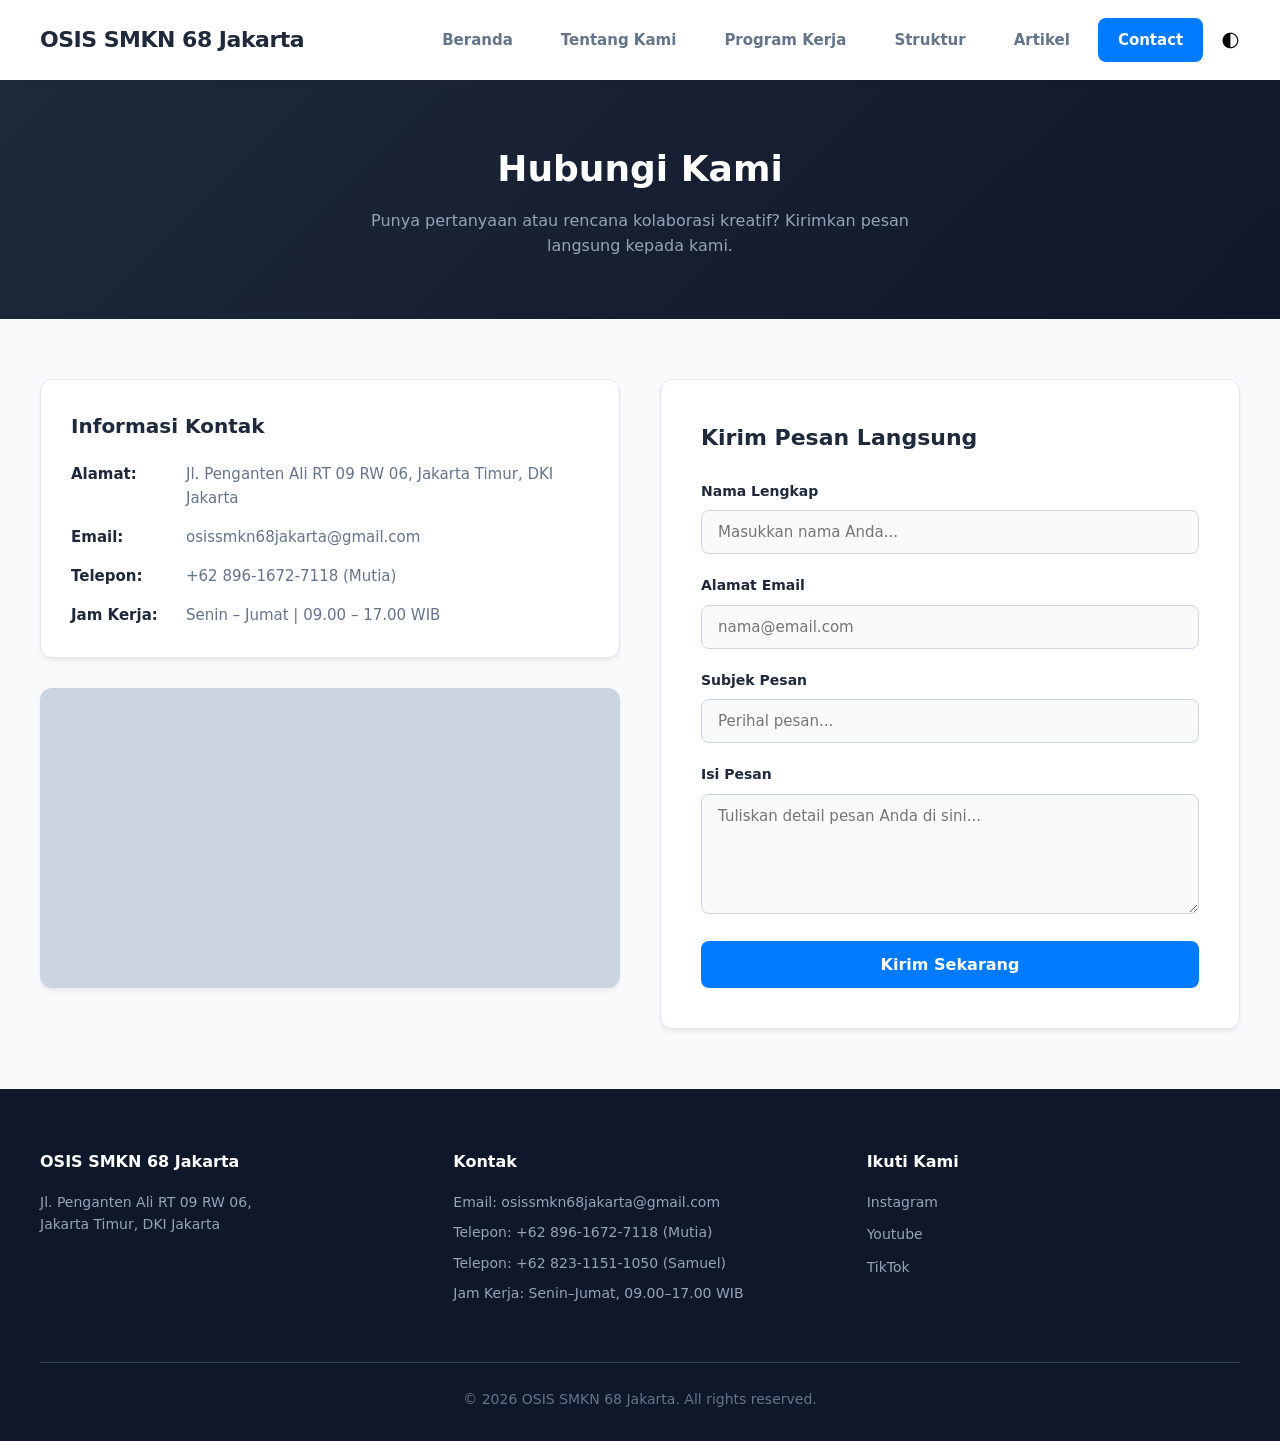
<file: static/contacts.html>
<!DOCTYPE html>
<html lang="id">
<head>
    <meta charset="UTF-8">
    <meta name="viewport" content="width=device-width, initial-scale=1.0">
    <title>Hubungi Kami - OSIS SMKN 68 Jakarta</title>
    <link rel="icon" href="../img/icon.png">
    <link rel="stylesheet" href="../css/style.css">
</head>
<body>

    <div id="nav-placeholder"></div>

    <header class="subpage-banner">
        <h1>Hubungi Kami</h1>
        <p>Punya pertanyaan atau rencana kolaborasi kreatif? Kirimkan pesan langsung kepada kami.</p>
    </header>

    <main class="contact-grid">

        <div class="contact-info-panel">
            <div class="info-card-modern">
                <h3>Informasi Kontak</h3>
                <div class="info-row">
                    <span class="info-label">Alamat:</span>
                    <span class="info-val">Jl. Penganten Ali RT 09 RW 06, Jakarta Timur, DKI Jakarta</span>
                </div>
                <div class="info-row">
                    <span class="info-label">Email:</span>
                    <span class="info-val">osissmkn68jakarta@gmail.com</span>
                </div>
                <div class="info-row">
                    <span class="info-label">Telepon:</span>
                    <span class="info-val">+62 896-1672-7118 (Mutia)</span>
                </div>
                <div class="info-row">
                    <span class="info-label">Jam Kerja:</span>
                    <span class="info-val">Senin – Jumat | 09.00 – 17.00 WIB</span>
                </div>
            </div>

            <div class="map-embed-container">
                <iframe
                    src="https://maps.google.com/maps?q=SMKN+68+Jakarta,+Jl.+Pengantin+Ali,+Jakarta+Timur&t=&z=15&ie=UTF8&iwloc=&output=embed"
                    allowfullscreen="" loading="lazy" referrerpolicy="no-referrer-when-downgrade">
                </iframe>
            </div>
        </div>

        <div class="contact-form-panel">
            <h3>Kirim Pesan Langsung</h3>
            <form action="https://formspree.io/f/maqkorrn" method="POST">

                <div class="form-group">
                    <label for="input-name" class="form-label">Nama Lengkap</label>
                    <input type="text" name="name" id="input-name" class="form-input" placeholder="Masukkan nama Anda..." required>
                </div>

                <div class="form-group">
                    <label for="input-email" class="form-label">Alamat Email</label>
                    <input type="email" name="_replyto" id="input-email" class="form-input" placeholder="nama@email.com" required>
                </div>

                <div class="form-group">
                    <label for="input-subject" class="form-label">Subjek Pesan</label>
                    <input type="text" name="subject" id="input-subject" class="form-input" placeholder="Perihal pesan..." required>
                </div>

                <div class="form-group">
                    <label for="input-message" class="form-label">Isi Pesan</label>
                    <textarea name="message" id="input-message" class="form-input" placeholder="Tuliskan detail pesan Anda di sini..." required></textarea>
                </div>

                <input type="text" name="_gotcha" style="display:none">
                <button type="submit" class="submit-btn">Kirim Sekarang</button>
            </form>
        </div>

    </main>

    <div id="footer-placeholder"></div>

    <script type="module" src="../js/app.js"></script>
</body>
</html>
</file>
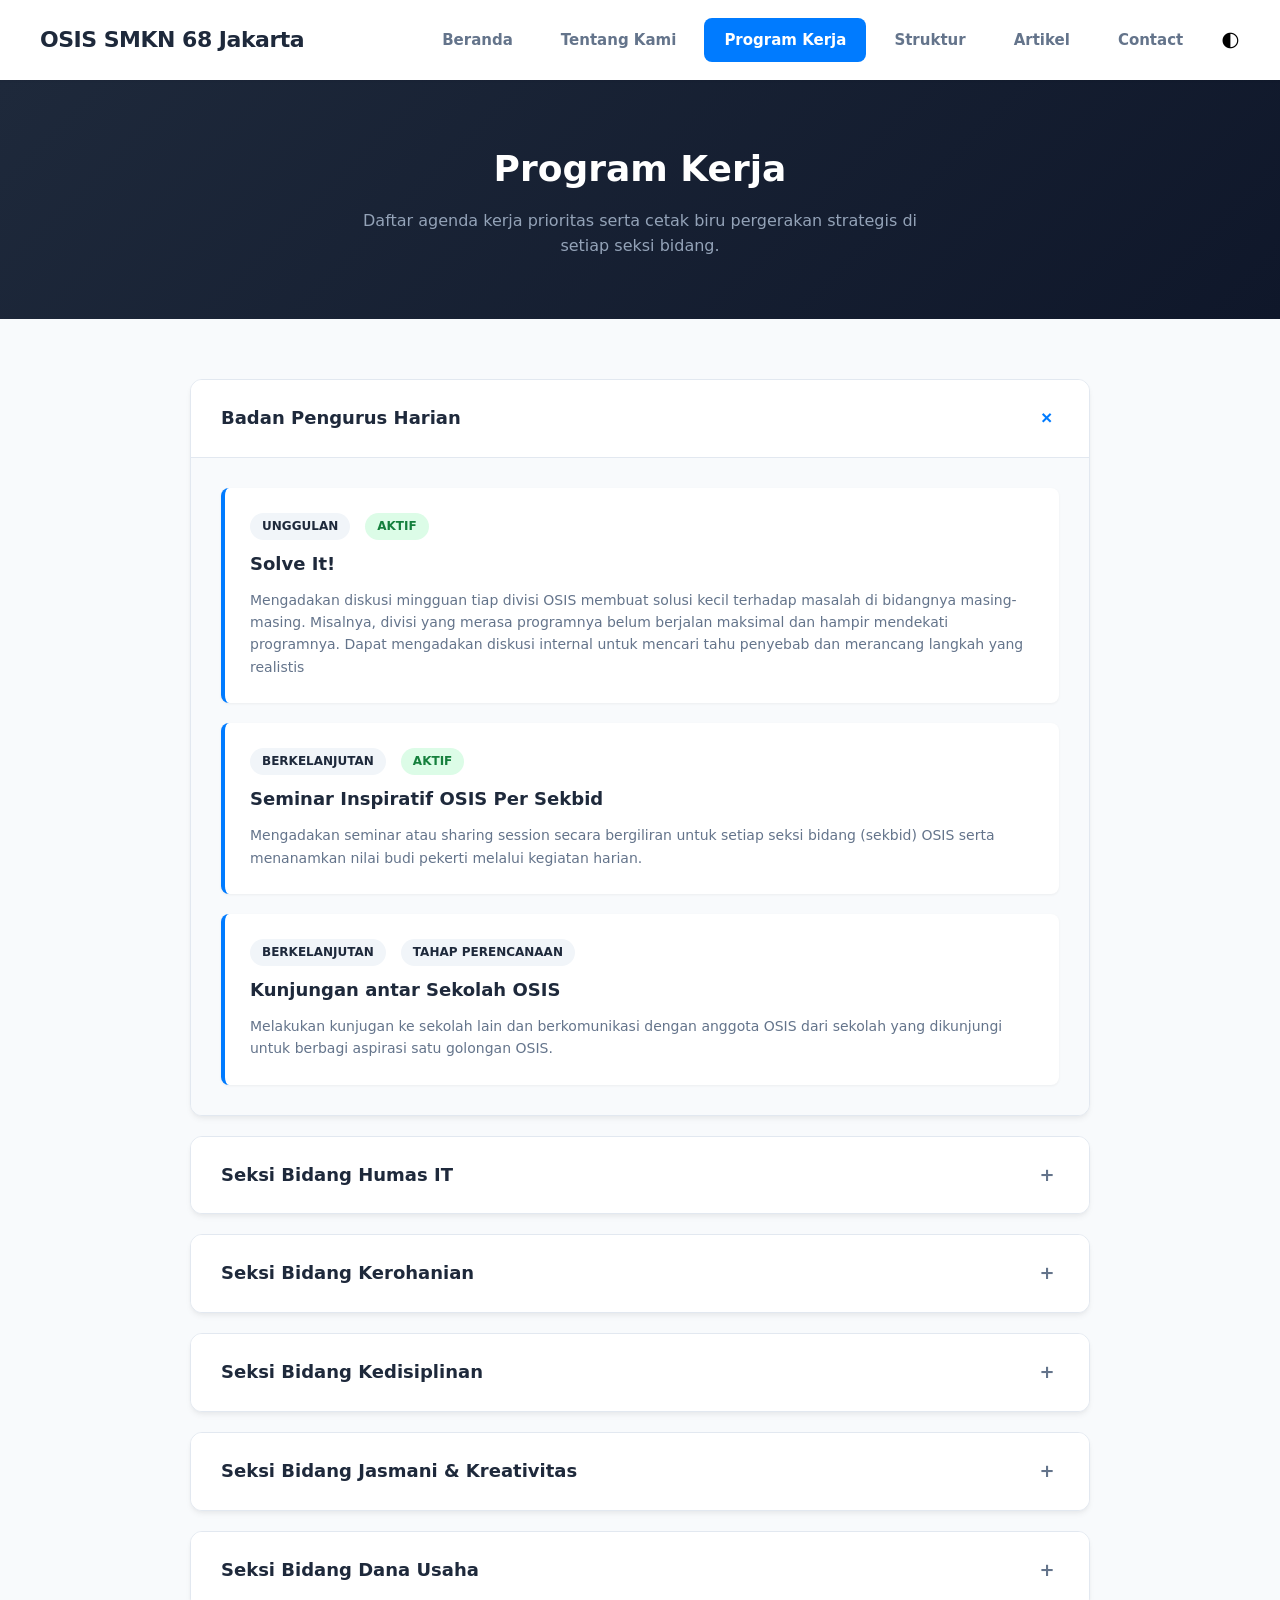
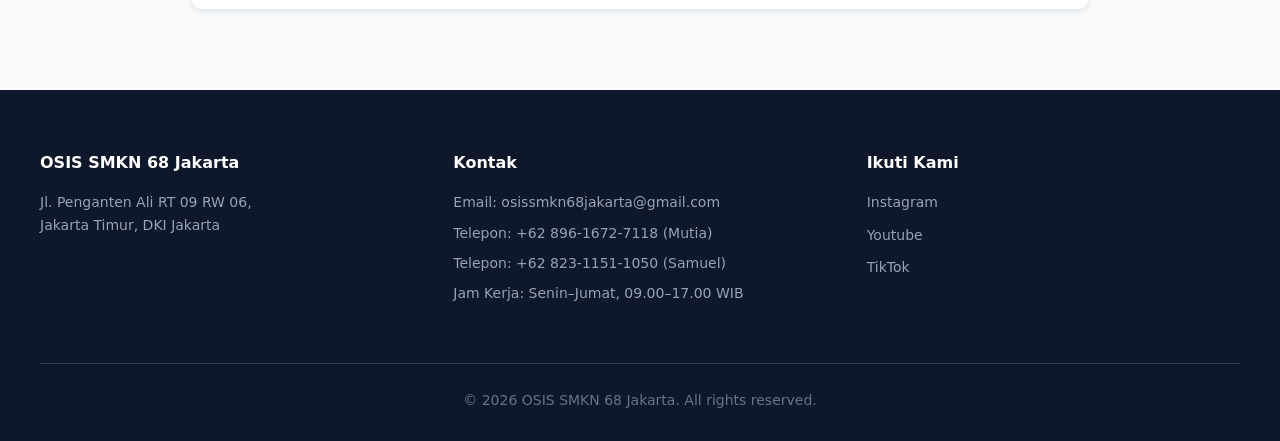
<file: static/proker.html>
<!DOCTYPE html>
<html lang="id">
<head>
    <meta charset="UTF-8">
    <meta name="viewport" content="width=device-width, initial-scale=1.0">
    <title>Program Kerja - OSIS SMKN 68 Jakarta</title>
    <link rel="icon" href="../img/icon.png">
    <link rel="stylesheet" href="../css/style.css">
</head>
<body>

    <div id="nav-placeholder"></div>

    <header class="subpage-banner">
        <h1>Program Kerja</h1>
        <p>Daftar agenda kerja prioritas serta cetak biru pergerakan strategis di setiap seksi bidang.</p>
    </header>

    <main class="proker-container">
        <div id="proker-render-target">
            <p style="color: var(--text-muted); padding: 2rem 0">Memuat program kerja...</p>
        </div>
    </main>

    <div id="footer-placeholder"></div>

    <script type="module" src="../js/app.js"></script>
</body>
</html>
</file>
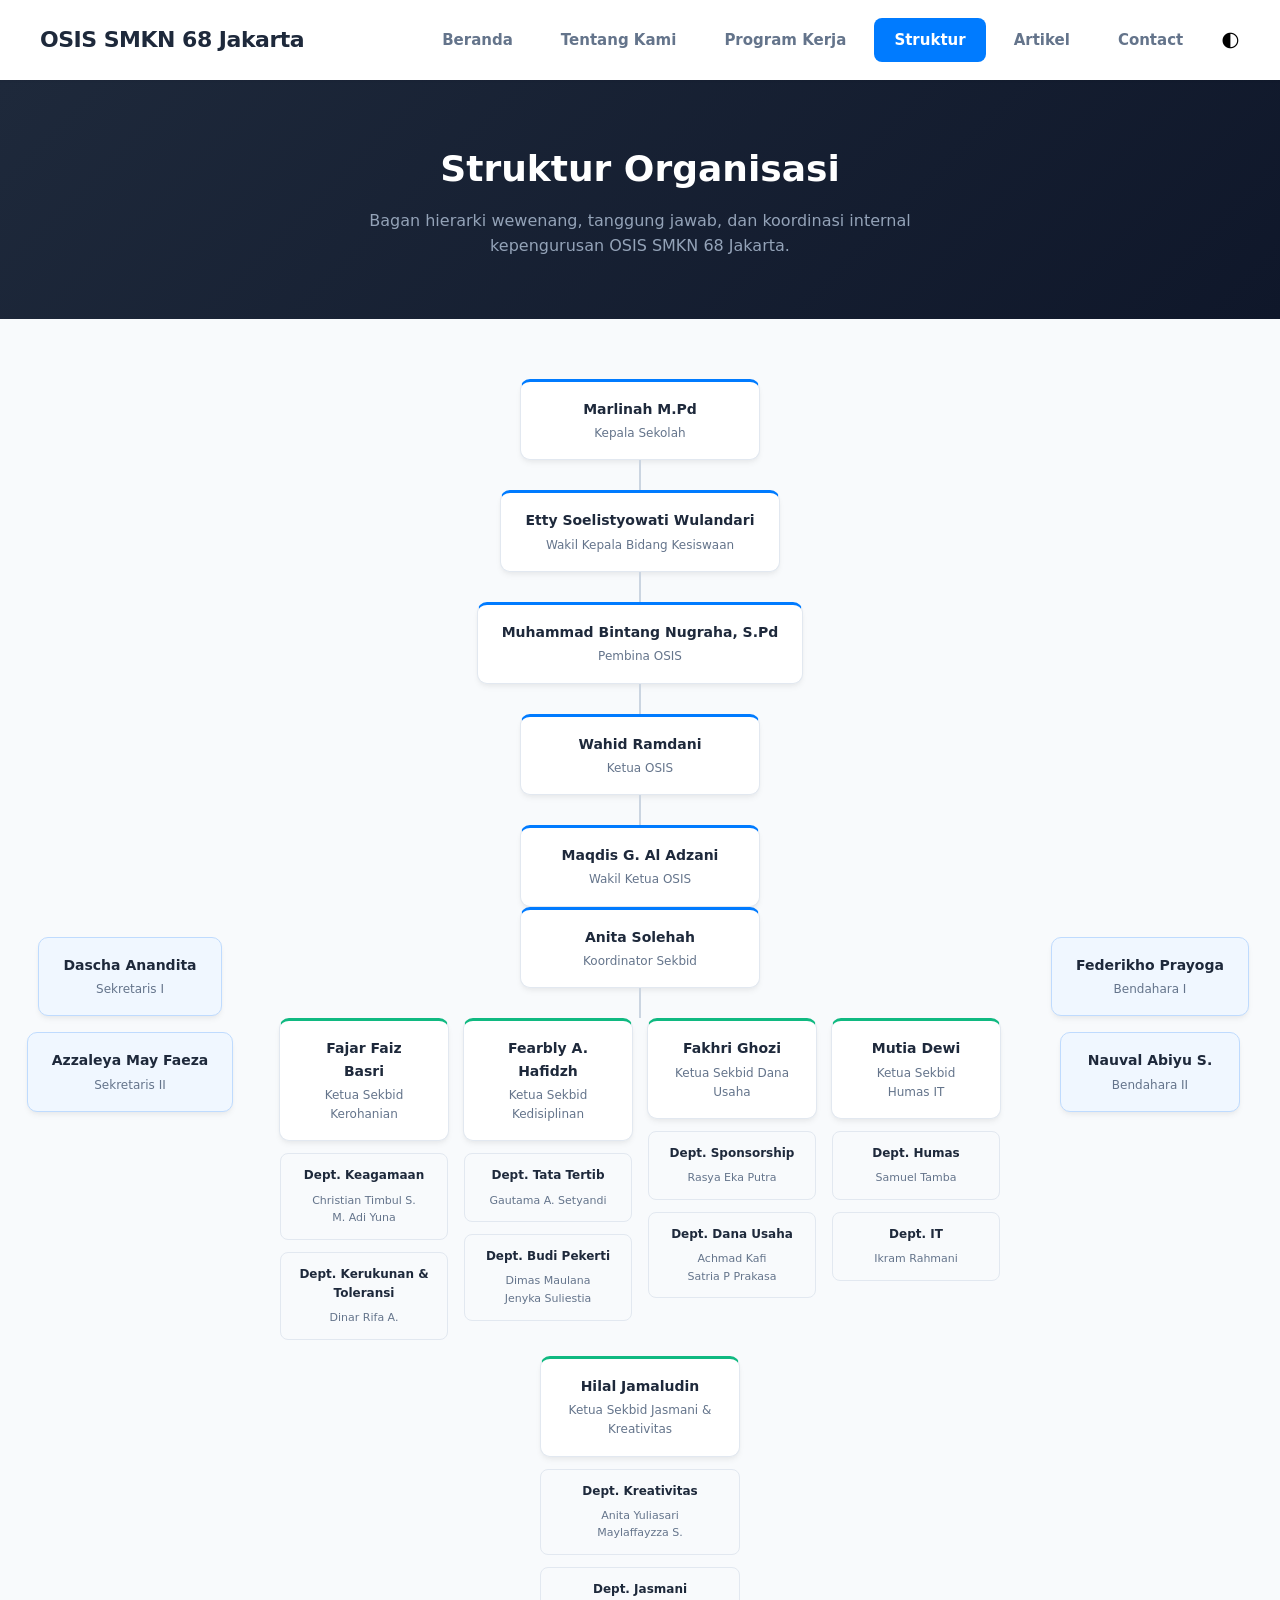
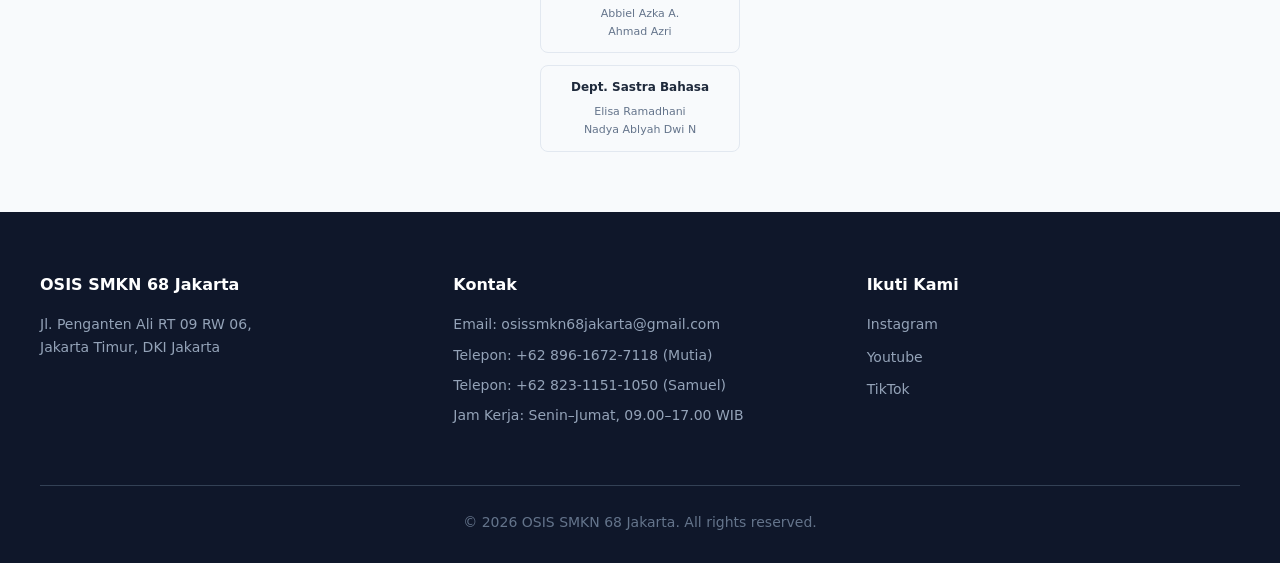
<file: static/struktur.html>
<!DOCTYPE html>
<html lang="id">
<head>
    <meta charset="UTF-8">
    <meta name="viewport" content="width=device-width, initial-scale=1.0">
    <title>Struktur Organisasi - OSIS SMKN 68 Jakarta</title>
    <link rel="icon" href="../img/icon.png">
    <link rel="stylesheet" href="../css/style.css">
</head>
<body>

    <div id="nav-placeholder"></div>

    <header class="subpage-banner">
        <h1>Struktur Organisasi</h1>
        <p>Bagan hierarki wewenang, tanggung jawab, dan koordinasi internal kepengurusan OSIS SMKN 68 Jakarta.</p>
    </header>

    <div class="structure-wrapper">
        <div id="osis-tree-container"></div>
    </div>

    <div id="footer-placeholder"></div>

    <script type="module" src="../js/app.js"></script>
</body>
</html>
</file>
<file: css/style.css>
:root {
    --primary: #007bff;
    --primary-hover: #0056b3;
    --bg-main: #f8fafc;
    --bg-card: #ffffff;
    --text-dark: #1e293b;
    --text-muted: #64748b;
    --text-light: #f1f5f9;
    --shadow-sm: 0 1px 3px rgba(0,0,0,0.05);
    --shadow-md: 0 4px 6px -1px rgba(0,0,0,0.05), 0 2px 4px -1px rgba(0,0,0,0.03);
    --shadow-lg: 0 10px 15px -3px rgba(0,0,0,0.07), 0 4px 6px -2px rgba(0,0,0,0.03);
    --radius: 12px;
    --transition: all 0.3s cubic-bezier(0.4, 0, 0.2, 1);
    --line-color: #cbd5e1;
}

* {
    margin: 0;
    padding: 0;
    box-sizing: border-box;
    font-family: 'Segoe UI', system-ui, -apple-system, sans-serif;
}

body {
    background-color: var(--bg-main);
    color: var(--text-dark);
    display: flex;
    flex-direction: column;
    min-height: 100vh;
    line-height: 1.6;
}

img {
    max-width: 100%;
    height: auto;
    display: block;
}

.topbar {
    display: flex;
    justify-content: space-between;
    align-items: center;
    background-color: var(--bg-card);
    padding: 18px 40px;
    box-shadow: var(--shadow-sm);
    position: sticky;
    top: 0;
    z-index: 100;
    transition: opacity 0.3s ease, transform 0.3s ease, visibility 0.3s ease;
}

.topbar--scrolled {
    opacity: 0;
    transform: translateY(-100%);
    visibility: hidden;
}

.logo a {
    font-size: 22px;
    font-weight: 800;
    color: var(--text-dark);
    text-decoration: none;
    letter-spacing: -0.5px;
}

.nav-links {
    display: flex;
    gap: 8px;
}

.nav-btn {
    background: none;
    border: none;
    padding: 10px 20px;
    font-size: 15px;
    font-weight: 600;
    color: var(--text-muted);
    cursor: pointer;
    border-radius: 8px;
    transition: var(--transition);
    text-decoration: none;
    display: inline-block;
    align-items: center;
}

.nav-btn:hover {
    background-color: #f1f5f9;
    color: var(--text-dark);
}

.nav-btn.active {
    background-color: var(--primary);
    color: #ffffff;
}

.site-footer {
    background-color: #0f172a;
    color: var(--text-light);
    padding: 60px 40px 30px;
    margin-top: auto;
}

.footer-content {
    display: grid;
    grid-template-columns: repeat(auto-fit, minmax(220px, 1fr));
    max-width: 1200px;
    margin: 0 auto;
    gap: 40px;
}

.footer-section h4 {
    margin-bottom: 16px;
    font-size: 16px;
    color: #ffffff;
    font-weight: 700;
}

.footer-section p {
    margin-bottom: 8px;
    font-size: 14px;
    color: #94a3b8;
    line-height: 1.6;
}

.footer-section.socials {
    display: flex;
    flex-direction: column;
}

.footer-section.socials a {
    color: #94a3b8;
    text-decoration: none;
    margin-bottom: 10px;
    font-size: 14px;
    transition: var(--transition);
}

.footer-section.socials a:hover {
    color: var(--primary);
    transform: translateX(4px);
}

.footer-bottom {
    text-align: center;
    margin-top: 50px;
    padding-top: 25px;
    border-top: 1px solid #334155;
    font-size: 14px;
    color: #64748b;
}

.subpage-banner {
    background: linear-gradient(135deg, #1e293b 0%, #0f172a 100%);
    color: #ffffff;
    padding: 60px 40px;
    text-align: center;
}

.subpage-banner h1 {
    font-size: 36px;
    font-weight: 800;
    margin-bottom: 10px;
}

.subpage-banner p {
    color: #94a3b8;
    font-size: 16px;
    max-width: 600px;
    margin: 0 auto;
}

.hero-container {
    position: relative;
    width: 100%;
    height: 65vh;
    min-height: 450px;
    overflow: hidden;
    display: flex;
    align-items: center;
    justify-content: flex-start;
}

.hero-slide {
    position: absolute;
    top: 0; left: 0;
    width: 100%; height: 100%;
    background-size: cover;
    background-position: center;
    opacity: 0;
    transition: opacity 1.2s ease-in-out;
    z-index: 1;
}

.hero-slide.active { opacity: 1; }

.hero-overlay {
    position: absolute;
    top: 0; left: 0; width: 100%; height: 100%;
    background: rgba(15, 23, 42, 0.6);
    z-index: 2;
}

.hero-content {
    position: relative;
    z-index: 3;
    color: #ffffff;
    max-width: 800px;
    padding: 0 60px;
    display: flex;
    flex-direction: column;
    align-items: flex-start;
}

.hero-logo {
    position: absolute;
    right: 60px;
    top: 50%;
    transform: translateY(-50%);
    width: 120px;
    height: 120px;
    object-fit: contain;
    filter: drop-shadow(0 2px 8px rgba(0,0,0,0.4));
    z-index: 4;
}

.hero-title { font-size: 52px; font-weight: 800; margin-bottom: 15px; line-height: 1.15; }
.hero-subtitle { font-size: 20px; color: #cbd5e1; }

.quote-section {
    max-width: 1000px;
    width: calc(100% - 40px);
    margin: 80px auto 40px auto;
    text-align: center;
}

.quote-tagline {
    display: block;
    font-size: 13px;
    font-weight: 700;
    text-transform: uppercase;
    color: var(--primary);
    letter-spacing: 2px;
    margin-bottom: 15px;
}

.quote-text {
    font-size: 32px;
    font-weight: 300;
    color: var(--text-dark);
    line-height: 1.4;
    font-style: italic;
}

.about-section {
    background-color: var(--bg-card);
    width: 100%;
    padding: 70px 40px;
    border-top: 1px solid #e2e8f0;
    border-bottom: 1px solid #e2e8f0;
    margin-bottom: 60px;
}

.about-container { max-width: 900px; margin: 0 auto; text-align: center; }
.about-container h2 { font-size: 32px; margin-bottom: 20px; font-weight: 800; }
.about-container p { font-size: 17px; color: var(--text-muted); line-height: 1.8; }

.news-section { max-width: 1200px; width: calc(100% - 40px); margin: 0 auto 80px auto; }

.section-title {
    font-size: 32px;
    font-weight: 800;
    margin-bottom: 30px;
    position: relative;
    padding-bottom: 12px;
}

.section-title::after {
    content: '';
    position: absolute;
    bottom: 0; left: 0;
    width: 60px; height: 4px;
    background-color: var(--primary);
    border-radius: 2px;
}

.news-grid {
    display: grid;
    grid-template-columns: repeat(auto-fit, minmax(300px, 1fr));
    gap: 30px;
}

.news-card {
    background-color: var(--bg-card);
    border-radius: var(--radius);
    overflow: hidden;
    box-shadow: var(--shadow-md);
    display: flex;
    flex-direction: column;
    transition: var(--transition);
    border: 1px solid #e2e8f0;
}

.news-card:hover { transform: translateY(-6px); box-shadow: var(--shadow-lg); }
.news-image-wrapper { width: 100%; height: 200px; overflow: hidden; background-color: #e2e8f0; }
.news-image { width: 100%; height: 100%; object-fit: cover; transition: transform 0.4s ease; }
.news-card:hover .news-image { transform: scale(1.05); }
.news-body { padding: 25px; display: flex; flex-direction: column; flex-grow: 1; }
.news-date { font-size: 12px; color: var(--text-muted); margin-bottom: 10px; font-weight: 700; text-transform: uppercase; }
.news-title { font-size: 18px; font-weight: 700; margin-bottom: 12px; line-height: 1.4; }
.news-excerpt { font-size: 14px; color: var(--text-muted); margin-bottom: 20px; }
.news-link { font-size: 14px; color: var(--primary); text-decoration: none; font-weight: 700; margin-top: auto; }
.news-link:hover { text-decoration: underline; }

.about-grid {
    max-width: 1200px;
    width: calc(100% - 40px);
    margin: 60px auto;
    display: grid;
    grid-template-columns: 1fr 1fr;
    gap: 50px;
    align-items: center;
}

.about-graphics {
    display: grid;
    grid-template-columns: 1fr 1fr;
    gap: 20px;
}

.graphic-box {
    background: linear-gradient(135deg, #e2e8f0 0%, #cbd5e1 100%);
    height: 200px;
    border-radius: var(--radius);
    display: flex;
    align-items: center;
    justify-content: center;
    color: var(--text-muted);
    font-weight: 600;
    box-shadow: var(--shadow-sm);
    overflow: hidden;
}

.graphic-box img {
    width: 100%;
    height: 100%;
    object-fit: cover;
    display: block;
}

.graphic-box.tall { grid-row: span 2; height: 420px; background: linear-gradient(135deg, #3b82f6 0%, #1d4ed8 100%); color: #ffffff; font-size: 24px; }
.about-text-content h2 { font-size: 36px; font-weight: 800; margin-bottom: 20px; line-height: 1.2; }
.about-text-content p { color: var(--text-muted); margin-bottom: 20px; font-size: 16px; }

.stats-bar {
    background-color: var(--bg-card);
    padding: 40px;
    box-shadow: var(--shadow-sm);
    border-top: 1px solid #e2e8f0;
    border-bottom: 1px solid #e2e8f0;
}

.stats-grid {
    max-width: 1200px;
    margin: 0 auto;
    display: grid;
    grid-template-columns: repeat(auto-fit, minmax(200px, 1fr));
    gap: 30px;
    text-align: center;
}

.stat-item h3 { font-size: 42px; font-weight: 800; color: var(--primary); margin-bottom: 5px; }
.stat-item p { font-size: 14px; font-weight: 700; color: var(--text-muted); text-transform: uppercase; }

.pillars-section { max-width: 1200px; width: calc(100% - 40px); margin: 60px auto; }
.pillars-grid { display: grid; grid-template-columns: repeat(auto-fit, minmax(280px, 1fr)); gap: 30px; margin-top: 30px; }
.pillar-card { background: var(--bg-card); padding: 35px; border-radius: var(--radius); box-shadow: var(--shadow-md); transition: var(--transition); }
.pillar-card:hover { transform: translateY(-4px); box-shadow: var(--shadow-lg); }
.pillar-icon { width: 50px; height: 50px; background: #eff6ff; border-radius: 10px; margin-bottom: 20px; display: flex; align-items: center; justify-content: center; color: var(--primary); font-weight: 800; font-size: 20px; }
.pillar-card h3 { font-size: 20px; margin-bottom: 12px; font-weight: 700; }
.pillar-card p { color: var(--text-muted); font-size: 15px; }

.proker-container { max-width: 900px; width: calc(100% - 40px); margin: 60px auto; }
.sekbid-accordion { background: var(--bg-card); border-radius: var(--radius); box-shadow: var(--shadow-md); margin-bottom: 20px; overflow: hidden; border: 1px solid #e2e8f0; }

.accordion-toggle { display: none; }
.accordion-header {
    padding: 24px 30px;
    background: var(--bg-card);
    display: flex;
    justify-content: space-between;
    align-items: center;
    cursor: pointer;
    font-size: 18px;
    font-weight: 700;
    transition: var(--transition);
    user-select: none;
}

.accordion-header:hover { background-color: #f8fafc; }
.accordion-icon { width: 24px; height: 24px; display: flex; align-items: center; justify-content: center; font-weight: bold; color: var(--text-muted); transition: transform 0.3s ease; }
.accordion-content { max-height: 0; overflow: hidden; transition: max-height 0.4s cubic-bezier(0, 1, 0, 1); background-color: #f8fafc; padding: 0 30px; }
.accordion-toggle:checked ~ .accordion-content { max-height: 2000px; padding: 30px; border-top: 1px solid #e2e8f0; }
.accordion-toggle:checked ~ .accordion-header .accordion-icon { transform: rotate(135deg); color: var(--primary); }

.proker-item-card {
    background: var(--bg-card);
    padding: 25px;
    border-radius: 8px;
    margin-bottom: 20px;
    box-shadow: var(--shadow-sm);
    border-left: 4px solid var(--primary);
}

.proker-item-card:last-child { margin-bottom: 0; }
.proker-meta { display: flex; gap: 15px; margin-bottom: 10px; flex-wrap: wrap; }
.badge { background: #f1f5f9; color: var(--text-dark); padding: 4px 12px; border-radius: 20px; font-size: 12px; font-weight: 700; text-transform: uppercase; }
.badge.status-running { background: #dcfce7; color: #15803d; }
.proker-item-card h4 { font-size: 18px; margin-bottom: 10px; font-weight: 700; }
.proker-item-card p { color: var(--text-muted); font-size: 14px; }

.structure-wrapper {
    max-width: 1400px;
    width: calc(100% - 40px);
    margin: 60px auto;
    overflow-x: auto;
}

.org-chart {
    display: flex;
    flex-direction: column;
    align-items: center;
    gap: 0;
    min-width: 900px;
}

.org-node {
    background: var(--bg-card);
    border: 1px solid #e2e8f0;
    border-radius: 10px;
    padding: 16px 24px;
    text-align: center;
    box-shadow: var(--shadow-md);
    transition: var(--transition);
    min-width: 200px;
}

.org-node:hover {
    box-shadow: var(--shadow-lg);
    transform: translateY(-2px);
}

.org-node__name {
    font-size: 14px;
    font-weight: 700;
    color: var(--text-dark);
    margin-bottom: 4px;
}

.org-node__role {
    font-size: 12px;
    color: var(--text-muted);
}

.org-node--main {
    border-top: 3px solid var(--primary);
    min-width: 240px;
}

.org-node--wing {
    background: #f0f7ff;
    border-color: #bfdbfe;
    min-width: 180px;
}

.org-node--sekbid {
    border-top: 3px solid #10b981;
    min-width: 170px;
    font-size: 13px;
}

.org-col--spine {
    display: flex;
    flex-direction: column;
    align-items: center;
}

.org-connector {
    width: 2px;
    height: 30px;
    background: var(--line-color);
    margin: 0 auto;
}

.org-row--mid {
    display: grid;
    grid-template-columns: 220px 1fr 220px;
    gap: 0 40px;
    align-items: start;
    width: 100%;
    position: relative;
    margin-top: 0;
}

.org-row--mid::before {
    content: '';
    position: absolute;
    top: 0;
    left: 0; right: 0;
    height: 2px;
    background: var(--line-color);
    display: none;
}

.org-col--wing {
    display: flex;
    flex-direction: column;
    align-items: center;
    gap: 16px;
    padding-top: 30px;
}

.org-col--center {
    display: flex;
    flex-direction: column;
    align-items: center;
}

.org-row--sekbid {
    display: flex;
    gap: 16px;
    justify-content: center;
    flex-wrap: wrap;
    width: 100%;
}

.org-col--sekbid {
    display: flex;
    flex-direction: column;
    align-items: center;
    gap: 12px;
    flex: 1;
    min-width: 150px;
    max-width: 200px;
}

.org-dept {
    background: #f8fafc;
    border: 1px solid #e2e8f0;
    border-radius: 8px;
    padding: 12px 14px;
    text-align: center;
    width: 100%;
    font-size: 12px;
}

.org-dept__name {
    font-weight: 700;
    color: var(--text-dark);
    margin-bottom: 6px;
    font-size: 12px;
}

.org-dept__members {
    color: var(--text-muted);
    font-size: 11px;
    line-height: 1.6;
}

.contact-grid {
    max-width: 1200px;
    width: calc(100% - 40px);
    margin: 60px auto;
    display: grid;
    grid-template-columns: 1fr 1fr;
    gap: 40px;
}

.contact-info-panel { display: flex; flex-direction: column; gap: 30px; }
.info-card-modern { background: var(--bg-card); padding: 30px; border-radius: var(--radius); box-shadow: var(--shadow-md); border: 1px solid #e2e8f0; }
.info-card-modern h3 { font-size: 20px; margin-bottom: 20px; font-weight: 800; }
.info-row { display: flex; gap: 15px; margin-bottom: 15px; font-size: 15px; }
.info-row:last-child { margin-bottom: 0; }
.info-label { font-weight: 700; color: var(--text-dark); min-width: 100px; }
.info-val { color: var(--text-muted); }

.map-embed-container { background-color: #cbd5e1; height: 300px; border-radius: var(--radius); overflow: hidden; box-shadow: var(--shadow-md); }
.map-embed-container iframe { width: 100%; height: 100%; border: 0; }

.contact-form-panel { background: var(--bg-card); padding: 40px; border-radius: var(--radius); box-shadow: var(--shadow-md); border: 1px solid #e2e8f0; }
.contact-form-panel h3 { font-size: 22px; font-weight: 800; margin-bottom: 25px; }
.form-group { margin-bottom: 20px; }
.form-label { display: block; font-size: 14px; font-weight: 700; color: var(--text-dark); margin-bottom: 8px; }
.form-input { width: 100%; padding: 12px 16px; border: 1px solid #cbd5e1; border-radius: 8px; font-size: 15px; color: var(--text-dark); background-color: #f8fafc; transition: var(--transition); }
.form-input:focus { outline: none; border-color: var(--primary); background-color: #ffffff; box-shadow: 0 0 0 3px rgba(0,123,255,0.15); }
textarea.form-input { resize: vertical; min-height: 120px; }

.submit-btn { width: 100%; background-color: var(--primary); color: #ffffff; border: none; padding: 14px; font-size: 16px; font-weight: 700; border-radius: 8px; cursor: pointer; transition: var(--transition); }
.submit-btn:hover { background-color: var(--primary-hover); transform: translateY(-1px); box-shadow: var(--shadow-md); }

.news-portal-layout {
    max-width: 1200px;
    width: calc(100% - 40px);
    margin: 50px auto;
    display: grid;
    grid-template-columns: 1fr 300px;
    gap: 40px;
    align-items: start;
}

.news-main-feed { display: flex; flex-direction: column; gap: 40px; }

.feed-subtitle {
    font-size: 22px;
    font-weight: 800;
    border-bottom: 2px solid #e2e8f0;
    padding-bottom: 10px;
    color: var(--text-dark);
}

.featured-news-hero-card {
    background-color: var(--bg-card);
    border-radius: var(--radius);
    overflow: hidden;
    box-shadow: var(--shadow-md);
    display: grid;
    grid-template-columns: 1.2fr 1fr;
    border: 1px solid #e2e8f0;
    transition: var(--transition);
}

.featured-news-hero-card:hover { box-shadow: var(--shadow-lg); transform: translateY(-3px); }

.featured-hero-img-box { width: 100%; height: 100%; min-height: 280px; overflow: hidden; }
.featured-hero-img-box img { width: 100%; height: 100%; object-fit: cover; transition: transform 0.4s ease; }
.featured-news-hero-card:hover .featured-hero-img-box img { transform: scale(1.04); }

.featured-hero-body { padding: 40px; display: flex; flex-direction: column; justify-content: center; }
.featured-hero-body h2 { font-size: 26px; font-weight: 800; margin: 12px 0; line-height: 1.3; color: var(--text-dark); }
.featured-hero-body p { color: var(--text-muted); font-size: 15px; margin-bottom: 25px; }

.featured-read-btn {
    background-color: var(--primary);
    color: #ffffff;
    text-decoration: none;
    padding: 10px 20px;
    font-weight: 700;
    border-radius: 6px;
    display: inline-block;
    transition: var(--transition);
    text-align: center;
    align-self: flex-start;
}
.featured-read-btn:hover { background-color: var(--primary-hover); }

.news-sidebar { position: sticky; top: 100px; display: flex; flex-direction: column; gap: 25px; }
.sidebar-widget { background: var(--bg-card); padding: 22px; border-radius: var(--radius); box-shadow: var(--shadow-sm); border: 1px solid #e2e8f0; }
.sidebar-widget h3 { font-size: 16px; font-weight: 800; margin-bottom: 14px; padding-bottom: 8px; border-bottom: 2px solid #f1f5f9; }
.widget-list { list-style: none; }
.widget-list li { margin-bottom: 8px; }
.widget-list li:last-child { margin-bottom: 0; }
.widget-list li a { text-decoration: none; color: var(--text-muted); font-size: 14px; font-weight: 600; display: flex; justify-content: space-between; align-items: center; padding: 8px 10px; border-radius: 6px; transition: var(--transition); }
.widget-list li a:hover, .widget-list li a.active { background-color: #eff6ff; color: var(--primary); }
.widget-list li a span { background-color: #e2e8f0; padding: 2px 8px; border-radius: 12px; font-size: 11px; color: #333; }

.single-reading-view { max-width: 860px; width: calc(100% - 40px); margin: 50px auto 80px; }
.reading-content-wrapper { background-color: var(--bg-card); padding: 60px; border-radius: var(--radius); box-shadow: var(--shadow-md); border: 1px solid #e2e8f0; }

.back-to-feed-link { color: var(--primary); font-size: 15px; font-weight: 700; text-decoration: none; display: inline-block; margin-bottom: 40px; transition: var(--transition); }
.back-to-feed-link:hover { transform: translateX(-4px); }

.article-header { margin-bottom: 40px; text-align: center; }
.article-category { display: inline-block; background-color: #e0f2fe; color: #0284c7; padding: 6px 14px; border-radius: 20px; font-size: 12px; font-weight: 700; margin-bottom: 20px; text-transform: uppercase; letter-spacing: 1px; }
.article-header h1 { font-size: 40px; font-weight: 800; line-height: 1.25; margin-bottom: 25px; color: var(--text-dark); }
.article-meta { display: flex; align-items: center; justify-content: center; gap: 15px; }
.author-avatar { width: 48px; height: 48px; border-radius: 50%; object-fit: cover; }
.meta-details { display: flex; flex-direction: column; text-align: left; }
.author-name { font-weight: 700; font-size: 15px; color: var(--text-dark); }
.publish-date { font-size: 13px; color: var(--text-muted); }

.article-featured-image { margin: 0 0 40px 0; }
.article-featured-image img { width: 100%; height: auto; max-height: 480px; object-fit: cover; border-radius: var(--radius); }
.article-featured-image img,
.graphic-box img {
    aspect-ratio: 16 / 10; /* Adjust to match your image ratios */
    background-color: #e2e8f0; /* Placeholder color while loading */
    object-fit: cover;
}
.article-featured-image figcaption, .article-inline-image figcaption { text-align: center; font-size: 13px; color: #64748b; margin-top: 10px; font-style: italic; }

.article-inline-image { margin: 36px 0; }
.article-inline-image img { width: 100%; height: auto; border-radius: var(--radius); display: block; }

.article-content { max-width: 700px; margin: 0 auto; }
.article-content p:first-child { font-size: 19px; color: #334155; line-height: 1.8; font-weight: 500; }
.article-content h2 { font-size: 26px; font-weight: 800; margin: 40px 0 18px; color: var(--text-dark); line-height: 1.3; }
.article-content h3 { font-size: 20px; font-weight: 700; margin: 32px 0 14px; color: var(--text-dark); }
.article-content p { font-size: 17px; color: #334155; line-height: 1.85; margin-bottom: 22px; }
.article-content ul, .article-content ol { margin: 0 0 24px 28px; color: #334155; font-size: 17px; line-height: 1.85; }
.article-content li { margin-bottom: 10px; }
.article-content li strong { color: var(--text-dark); }
.article-content blockquote { border-left: 4px solid var(--primary); background-color: #f0f7ff; padding: 22px 28px; font-size: 19px; font-style: italic; color: #475569; margin: 36px 0; border-radius: 0 8px 8px 0; line-height: 1.6; }
.article-content hr { border: none; border-top: 2px solid #e2e8f0; margin: 40px 0; }
.article-content code { background: #f1f5f9; padding: 2px 6px; border-radius: 4px; font-size: 14px; font-family: 'Courier New', monospace; }

@media (max-width: 1024px) {
    .org-row--mid {
        grid-template-columns: 1fr;
    }
    .org-col--wing {
        flex-direction: row;
        flex-wrap: wrap;
        justify-content: center;
        padding-top: 0;
    }
    .org-row--sekbid {
        flex-wrap: wrap;
    }
}

@media (max-width: 968px) {
    .about-grid, .contact-grid { grid-template-columns: 1fr; gap: 40px; }
    .about-graphics { order: 2; }
    .featured-news-hero-card { grid-template-columns: 1fr; }
    .featured-hero-img-box { min-height: 220px; }
    .news-portal-layout { grid-template-columns: 1fr; }
    .news-sidebar { position: static; }
}

@media (max-width: 768px) {
    .topbar {
        flex-direction: column;
        align-items: center; /* ✅ Changed from flex-start to center */
        justify-content: center;
        padding: 15px 20px;
        gap: 12px;
        text-align: center;
    }
    .topbar .logo {
        width: 100%;
        text-align: center; /* ✅ Ensures logo text stays centered */
    }
    .nav-links {
        display: flex;
        flex-direction: row;
        flex-wrap: nowrap;
        overflow-x: auto;
        width: 100%;
        padding-bottom: 6px;
        -webkit-overflow-scrolling: touch;
        -ms-overflow-style: none;
        scrollbar-width: none;
        justify-content: flex-start; /* Keep buttons left-aligned for easy scrolling */
    }
    .nav-links::-webkit-scrollbar { display: none; }
    .nav-btn { white-space: nowrap; flex-shrink: 0; padding: 8px 14px; font-size: 14px; }

    .hero-container { height: 50vh; min-height: 300px; }
    .hero-content { padding: 0 24px; }
    .hero-title { font-size: 32px; }
    .hero-subtitle { font-size: 16px; }
    .quote-text { font-size: 24px; }

    .structure-wrapper { padding: 10px; }
    .org-chart { min-width: auto; }
    .org-row--mid { grid-template-columns: 1fr; gap: 20px; }
    .org-row--sekbid { gap: 12px; }
    .org-col--sekbid { min-width: 130px; }

    .reading-content-wrapper { padding: 30px 20px; }
    .article-header h1 { font-size: 28px; }
    .article-content p:first-child { font-size: 17px; }
}

#preloader {
    position: fixed;
    top: 0; left: 0;
    width: 100%; height: 100%;
    background: #ffffff;
    display: flex;
    align-items: center;
    justify-content: center;
    z-index: 9999;
    transition: opacity 0.4s ease, visibility 0.4s ease;
    visibility: visible;
    opacity: 1;
  }
  
  #preloader.hidden {
    opacity: 0;
    visibility: hidden;
    pointer-events: none;
  }
  
  .preloader-content {
    text-align: center;
    animation: pulse 1.8s ease-in-out infinite;
  }
  
  .preloader-logo {
    width: 120px;
    height: 120px;
    object-fit: contain;
    /* Optional: subtle bounce */
    animation: float 2.5s ease-in-out infinite;
  }
  
  @keyframes pulse {
    0%, 100% { transform: scale(1); opacity: 1; }
    50% { transform: scale(1.03); opacity: 0.95; }
  }
  
  @keyframes float {
    0%, 100% { transform: translateY(0); }
    50% { transform: translateY(-8px); }
  }
  
  body.preloader-active {
    overflow: hidden;
  }


  @media (max-width: 768px) {
    .contact-grid {
        width: 100%;
        padding: 0 16px;
        margin: 40px auto;
        box-sizing: border-box;
    }
    .contact-info-panel,
    .contact-form-panel {
        padding: 20px;
    }
    .info-row {
        flex-direction: column;
        gap: 6px;
    }
    .info-label {
        min-width: auto;
        font-weight: 700;
    }
    .map-embed-container {
        height: 240px;
    }
    .form-input,
    .submit-btn {
        width: 100%;
        box-sizing: border-box;
    }
}

/* ===== DARK MODE ===== */
:root[data-theme="dark"] {
    --primary: #3b82f6;
    --primary-hover: #60a5fa;
    --bg-main: #0f172a;
    --bg-card: #1e293b;
    --text-dark: #f1f5f9;
    --text-muted: #dddee1;
    --text-light: #e2e8f0;
    --shadow-sm: 0 1px 3px rgba(0,0,0,0.3);
    --shadow-md: 0 4px 6px -1px rgba(0,0,0,0.4);
    --shadow-lg: 0 10px 15px -3px rgba(0,0,0,0.5);
    --line-color: #334155;
}

:root[data-theme="dark"] .topbar,
:root[data-theme="dark"] .site-footer {
    background-color: #1e293b;
}

:root[data-theme="dark"] .nav-btn:hover {
    background-color: #334155;
}

:root[data-theme="dark"] .accordion-header:hover {
    background-color: #334155;
}

:root[data-theme="dark"] .accordion-content {
    background-color: #0f172a;
}

:root[data-theme="dark"] .proker-item-card,
:root[data-theme="dark"] .sekbid-accordion,
:root[data-theme="dark"] .sidebar-widget,
:root[data-theme="dark"] .pillar-card,
:root[data-theme="dark"] .news-card,
:root[data-theme="dark"] .featured-news-hero-card,
:root[data-theme="dark"] .reading-content-wrapper,
:root[data-theme="dark"] .contact-form-panel,
:root[data-theme="dark"] .info-card-modern {
    background-color: #1e293b;
    border-color: #334155;
}

:root[data-theme="dark"] .form-input {
    background-color: #0f172a;
    border-color: #334155;
    color: var(--text-dark);
}

:root[data-theme="dark"] .form-input:focus {
    background-color: #1e293b;
    border-color: var(--primary);
}

:root[data-theme="dark"] .org-node--wing {
    background: #1e293b;
    border-color: #334155;
}

:root[data-theme="dark"] .org-dept {
    background: #0f172a;
    border-color: #334155;
}

:root[data-theme="dark"] .widget-list li a:hover,
:root[data-theme="dark"] .widget-list li a.active {
    background-color: #1e293b;
}

/* Dark Mode Toggle Button */
.theme-toggle {
    background: none;
    border: none;
    cursor: pointer;
    border-radius: 8px;
    font-size: 18px;
    transition: var(--transition);
    margin-left: 10px;

}

.theme-toggle:hover {
    background-color: #f1f5f9;
}

:root[data-theme="dark"] .theme-toggle:hover {
    background-color: #334155;
}

/* Fix for Article Paragraphs and Lists in Dark Mode */
:root[data-theme="dark"] .article-content p:first-child {
    color: var(--text-dark);
}

:root[data-theme="dark"] .article-content p,
:root[data-theme="dark"] .article-content ul,
:root[data-theme="dark"] .article-content ol {
    color: var(--text-muted);
}

:root[data-theme="dark"] .article-content blockquote {
    background-color: #334155;
    color: var(--text-muted);
}

/* Fix for Program Kerja Badges in Dark Mode */
:root[data-theme="dark"] .badge {
    background-color: #334155;
    color: var(--text-dark);
}

:root[data-theme="dark"] .badge.status-running {
    background-color: #064e3b; /* Dark green background */
    color: #34d399; /* Light green text */
}

/* ===== BACK TO TOP BUTTON ===== */
.back-to-top {
    position: fixed;
    bottom: 30px;
    right: 30px;
    width: 45px;
    height: 45px;
    background-color: var(--primary);
    color: white;
    border: none;
    border-radius: 50%;
    cursor: pointer;
    display: flex;
    align-items: center;
    justify-content: center;
    font-size: 20px;
    box-shadow: var(--shadow-md);
    opacity: 0;
    visibility: hidden;
    transition: var(--transition);
    z-index: 99;
}

.back-to-top.visible {
    opacity: 1;
    visibility: visible;
}

.back-to-top:hover {
    background-color: var(--primary-hover);
    transform: translateY(-3px);
}

/* ===== SKELETON LOADERS ===== */
@keyframes skeleton-loading {
    0% { background-position: 200% 0; }
    100% { background-position: -200% 0; }

}

.skeleton {
    background: linear-gradient(
        90deg,
        var(--bg-card) 0%,
        #e2e8f0 50%,
        var(--bg-card) 100%
    );
    background-size: 200% 100%;
    animation: skeleton-loading 1.5s infinite;
    border-radius: 8px;
}

:root[data-theme="dark"] .skeleton {
    background: linear-gradient(
        90deg,
        var(--bg-card) 0%,
        #334155 50%,
        var(--bg-card) 100%
    );
    background-size: 200% 100%;
}

.skeleton-text {
    height: 16px;
    margin-bottom: 10px;
}

.skeleton-title {
    height: 24px;
    width: 70%;
    margin-bottom: 12px;
}

.skeleton-image {
    height: 200px;
    width: 100%;
    margin-bottom: 16px;
}

.skeleton-avatar {
    width: 48px;
    height: 48px;
    border-radius: 50%;
}

/* News Card Skeleton */
.news-card-skeleton {
    background: var(--bg-card);
    border-radius: var(--radius);
    overflow: hidden;
    border: 1px solid #e2e8f0;
    padding: 0;
}

.news-card-skeleton .skeleton-image {
    margin: 0;
    border-radius: 0;
}

.news-card-skeleton .skeleton-body {
    padding: 20px;
}

/* Featured Card Skeleton */
.featured-card-skeleton {
    background: var(--bg-card);
    border-radius: var(--radius);
    overflow: hidden;
    border: 1px solid #e2e8f0;
    display: grid;
    grid-template-columns: 1.2fr 1fr;
}

.featured-card-skeleton .skeleton-image {
    height: 280px;
    margin: 0;
}

.featured-card-skeleton .skeleton-body {
    padding: 30px;
    display: flex;
    flex-direction: column;
    justify-content: center;
}

/* Article Skeleton */
.article-skeleton .skeleton-title {
    height: 40px;
    width: 80%;
    margin: 20px auto;
}

.article-skeleton .skeleton-meta {
    display: flex;
    align-items: center;
    gap: 12px;
    margin: 20px auto;
    justify-content: center;
}

/* ===== ARTICLE SEARCH ===== */
.search-box {
    position: relative;
    margin-bottom: 20px;
}

.search-input {
    width: 100%;
    padding: 12px 40px 12px 16px;
    border: 1px solid #cbd5e1;
    border-radius: 8px;
    font-size: 14px;
    background-color: #f8fafc;
    transition: var(--transition);
}

.search-input:focus {
    outline: none;
    border-color: var(--primary);
    background-color: #ffffff;
    box-shadow: 0 0 0 3px rgba(0,123,255,0.1);
}

:root[data-theme="dark"] .search-input {
    background-color: #0f172a;
    border-color: #334155;
    color: var(--text-dark);
}

:root[data-theme="dark"] .search-input:focus {
    background-color: #1e293b;
}

.search-icon {
    position: absolute;
    right: 14px;
    top: 50%;
    transform: translateY(-50%);
    color: var(--text-muted);
    font-size: 16px;
}

.search-no-results {
    text-align: center;
    padding: 40px 20px;
    color: var(--text-muted);
    font-size: 15px;
}

/* Responsive adjustments */
@media (max-width: 768px) {
    .back-to-top {
        bottom: 20px;
        right: 20px;
        width: 40px;
        height: 40px;
    }
    
    .theme-toggle {
        margin-left: 0;
        margin-top: 10px;
    }
    
    .featured-card-skeleton {
        grid-template-columns: 1fr;
    }
    
    .featured-card-skeleton .skeleton-image {
        height: 200px;
    }
}
.page-transition {
    animation: pageFadeIn 0.4s ease-out;
}

@keyframes pageFadeIn {
    from {
        opacity: 0;
        transform: translateY(15px);
    }
    to {
        opacity: 1;
        transform: translateY(0);
    }
}

.page-transition-out {
    animation: pageFadeOut 0.2s ease-in;
    pointer-events: none;
}

@keyframes pageFadeOut {
    from {
        opacity: 1;
        transform: translateY(0);
    }
    to {
        opacity: 0;
        transform: translateY(-10px);
    }
}

.content-loading {
    opacity: 0;
    transform: translateY(10px);
    transition: opacity 0.3s ease, transform 0.3s ease;
}

.content-loaded {
    opacity: 1;
    transform: translateY(0);
}
</file>
